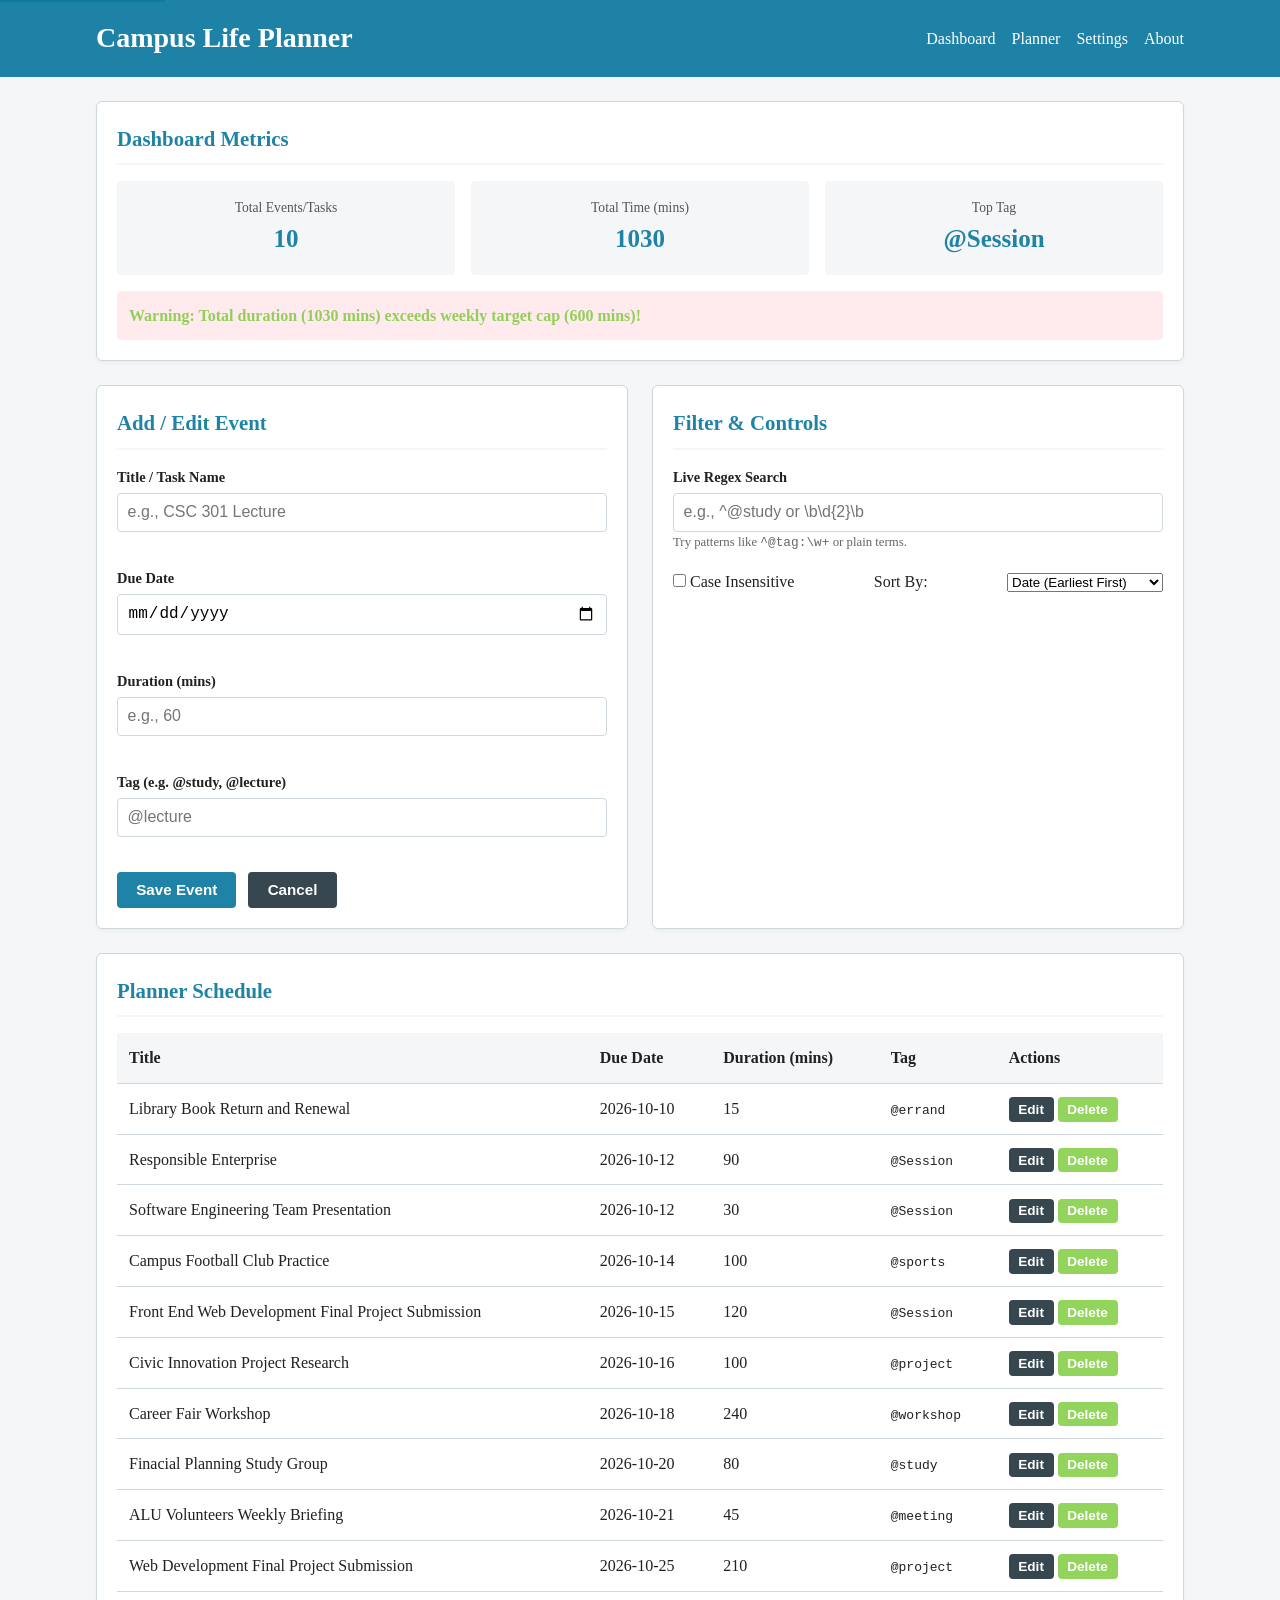
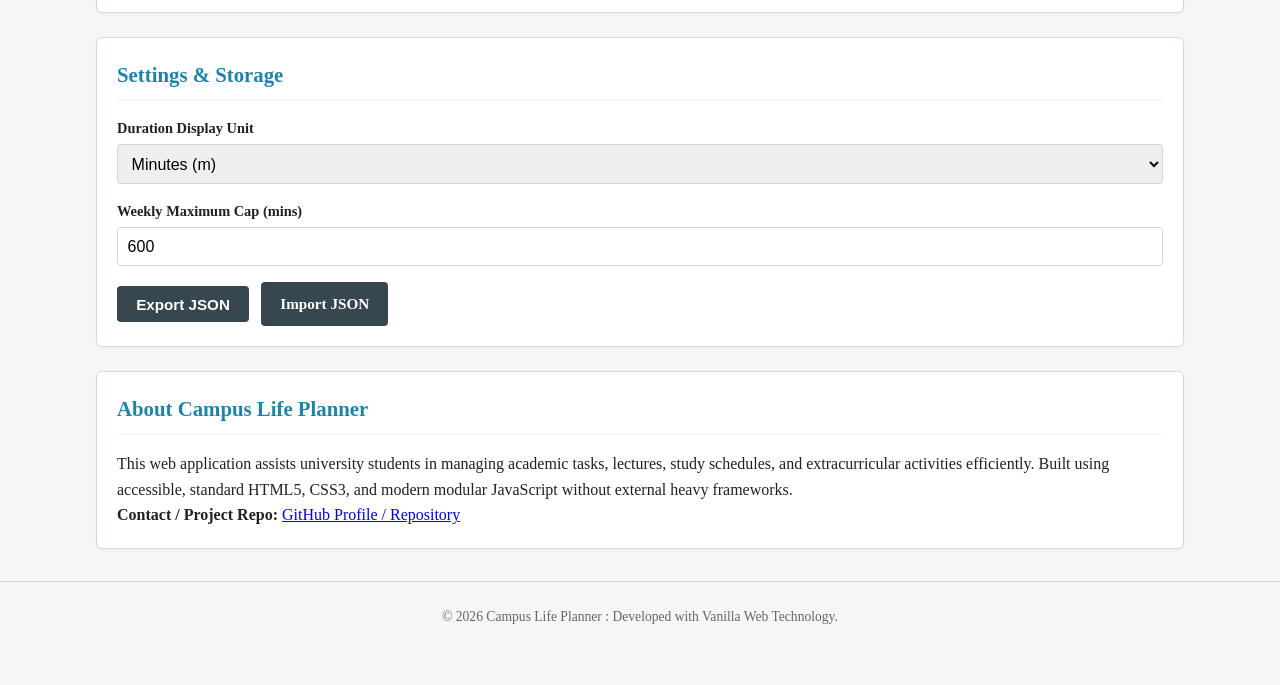
<file: index.html>
<!DOCTYPE html>
<html lang="en">
<head>
  <meta charset="UTF-8">
  <meta name="viewport" content="width=device-width, initial-scale=1.0">
  <title>Campus Life Planner</title>
  <link rel="stylesheet" href="styles/style.css">
</head>
<body>
  <a href="#main-content" class="skip-link">Skip to main content</a>

  <header role="banner" class="app-header">
    <div class="container">
      <h1>Campus Life Planner</h1>
      <nav role="navigation" aria-label="Main Navigation">
        <ul class="nav-links">
          <li><a href="#dashboard-section">Dashboard</a></li>
          <li><a href="#planner-section">Planner</a></li>
          <li><a href="#settings-section">Settings</a></li>
          <li><a href="#about-section">About</a></li>
        </ul>
      </nav>
    </div>
  </header>

  <main id="main-content" role="main" class="container">
    <section id="dashboard-section" aria-labelledby="dash-heading" class="card">
      <h2 id="dash-heading">Dashboard Metrics</h2>
      <div class="stats-grid">
        <div class="stat-card">
          <span class="stat-label">Total Events/Tasks</span>
          <span id="stat-total-count" class="stat-value">0</span>
        </div>
        <div class="stat-card">
          <span class="stat-label">Total Time (<span class="unit-label">mins</span>)</span>
          <span id="stat-total-duration" class="stat-value">0</span>
        </div>
        <div class="stat-card">
          <span class="stat-label">Top Tag</span>
          <span id="stat-top-tag" class="stat-value">N/A</span>
        </div>
      </div>

      <div id="cap-alert-region" role="status" aria-live="polite" class="alert-box">
      </div>
    </section>

    <section id="planner-section" aria-labelledby="planner-heading" class="grid-2col">
      <div class="card">
        <h2 id="planner-heading">Add / Edit Event</h2>
        <form id="event-form" novalidate>
          <input type="hidden" id="event-id" value="">

          <div class="form-group">
            <label for="event-title">Title / Task Name</label>
            <input type="text" id="event-title" required placeholder="e.g., CSC 301 Lecture">
            <span class="error-msg" id="err-title" aria-live="polite"></span>
          </div>

          <div class="form-group">
            <label for="event-date">Due Date</label>
            <input type="date" id="event-date" required>
            <span class="error-msg" id="err-date" aria-live="polite"></span>
          </div>

          <div class="form-group">
            <label for="event-duration">Duration (<span class="unit-label">mins</span>)</label>
            <input type="number" id="event-duration" min="1" step="1" required placeholder="e.g., 60">
            <span class="error-msg" id="err-duration" aria-live="polite"></span>
          </div>

          <div class="form-group">
            <label for="event-tag">Tag (e.g. @study, @lecture)</label>
            <input type="text" id="event-tag" required placeholder="@lecture">
            <span class="error-msg" id="err-tag" aria-live="polite"></span>
          </div>

          <div class="form-actions">
            <button type="submit" id="btn-save" class="btn btn-primary">Save Event</button>
            <button type="button" id="btn-cancel" class="btn btn-secondary" hidden>Cancel</button>
          </div>
        </form>
      </div>

      <div class="card">
        <h2>Filter & Controls</h2>
        <div class="form-group">
          <label for="search-regex">Live Regex Search</label>
          <input type="text" id="search-regex" placeholder="e.g., ^@study or \b\d{2}\b">
          <span class="help-text">Try patterns like <code>^@tag:\w+</code> or plain terms.</span>
        </div>

        <div class="form-inline">
          <label>
            <input type="checkbox" id="search-case-toggle"> Case Insensitive
          </label>

          <label for="sort-select">Sort By:</label>
          <select id="sort-select">
            <option value="dueDate-asc">Date (Earliest First)</option>
            <option value="dueDate-desc">Date (Latest First)</option>
            <option value="title-asc">Title (A-Z)</option>
            <option value="title-desc">Title (Z-A)</option>
            <option value="duration-desc">Duration (High to Low)</option>
            <option value="duration-asc">Duration (Low to High)</option>
          </select>
        </div>
      </div>
    </section>

    <section aria-labelledby="table-heading" class="card">
      <h2 id="table-heading">Planner Schedule</h2>
      <div class="table-wrapper">
        <table class="records-table">
          <thead>
            <tr>
              <th scope="col">Title</th>
              <th scope="col">Due Date</th>
              <th scope="col">Duration (<span class="unit-label">mins</span>)</th>
              <th scope="col">Tag</th>
              <th scope="col">Actions</th>
            </tr>
          </thead>
          <tbody id="records-body">
          </tbody>
        </table>
      </div>
    </section>

    <section id="settings-section" aria-labelledby="settings-heading" class="card">
      <h2 id="settings-heading">Settings & Storage</h2>
      <div class="settings-grid">
        <div class="form-group">
          <label for="unit-preference">Duration Display Unit</label>
          <select id="unit-preference">
            <option value="minutes">Minutes (m)</option>
            <option value="hours">Hours (h)</option>
          </select>
        </div>

        <div class="form-group">
          <label for="duration-cap">Weekly Maximum Cap (<span class="unit-label">mins</span>)</label>
          <input type="number" id="duration-cap" value="600" min="0">
        </div>

        <div class="form-actions">
          <button id="btn-export" class="btn btn-secondary">Export JSON</button>
          <label for="import-file" class="btn btn-secondary custom-file-upload">Import JSON</label>
          <input type="file" id="import-file" accept=".json" hidden>
        </div>
      </div>
    </section>

    <section id="about-section" aria-labelledby="about-heading" class="card">
      <h2 id="about-heading">About Campus Life Planner</h2>
      <p>This web application assists university students in managing academic tasks, lectures, study schedules, and extracurricular activities efficiently. Built using accessible, standard HTML5, CSS3, and modern modular JavaScript without external heavy frameworks.</p>
      <p><strong>Contact / Project Repo:</strong> <a href="https://github.com/otieno0928/campus-life-planner" target="_blank" rel="noopener">GitHub Profile / Repository</a></p>
    </section>
  </main>

  <footer role="contentinfo" class="app-footer">
    <div class="container">
      <p>&copy; 2026 Campus Life Planner : Developed with Vanilla Web Technology.</p>
    </div>
  </footer>

  <script type="module" src="scripts/app.js"></script>
</body>
</html>
</file>
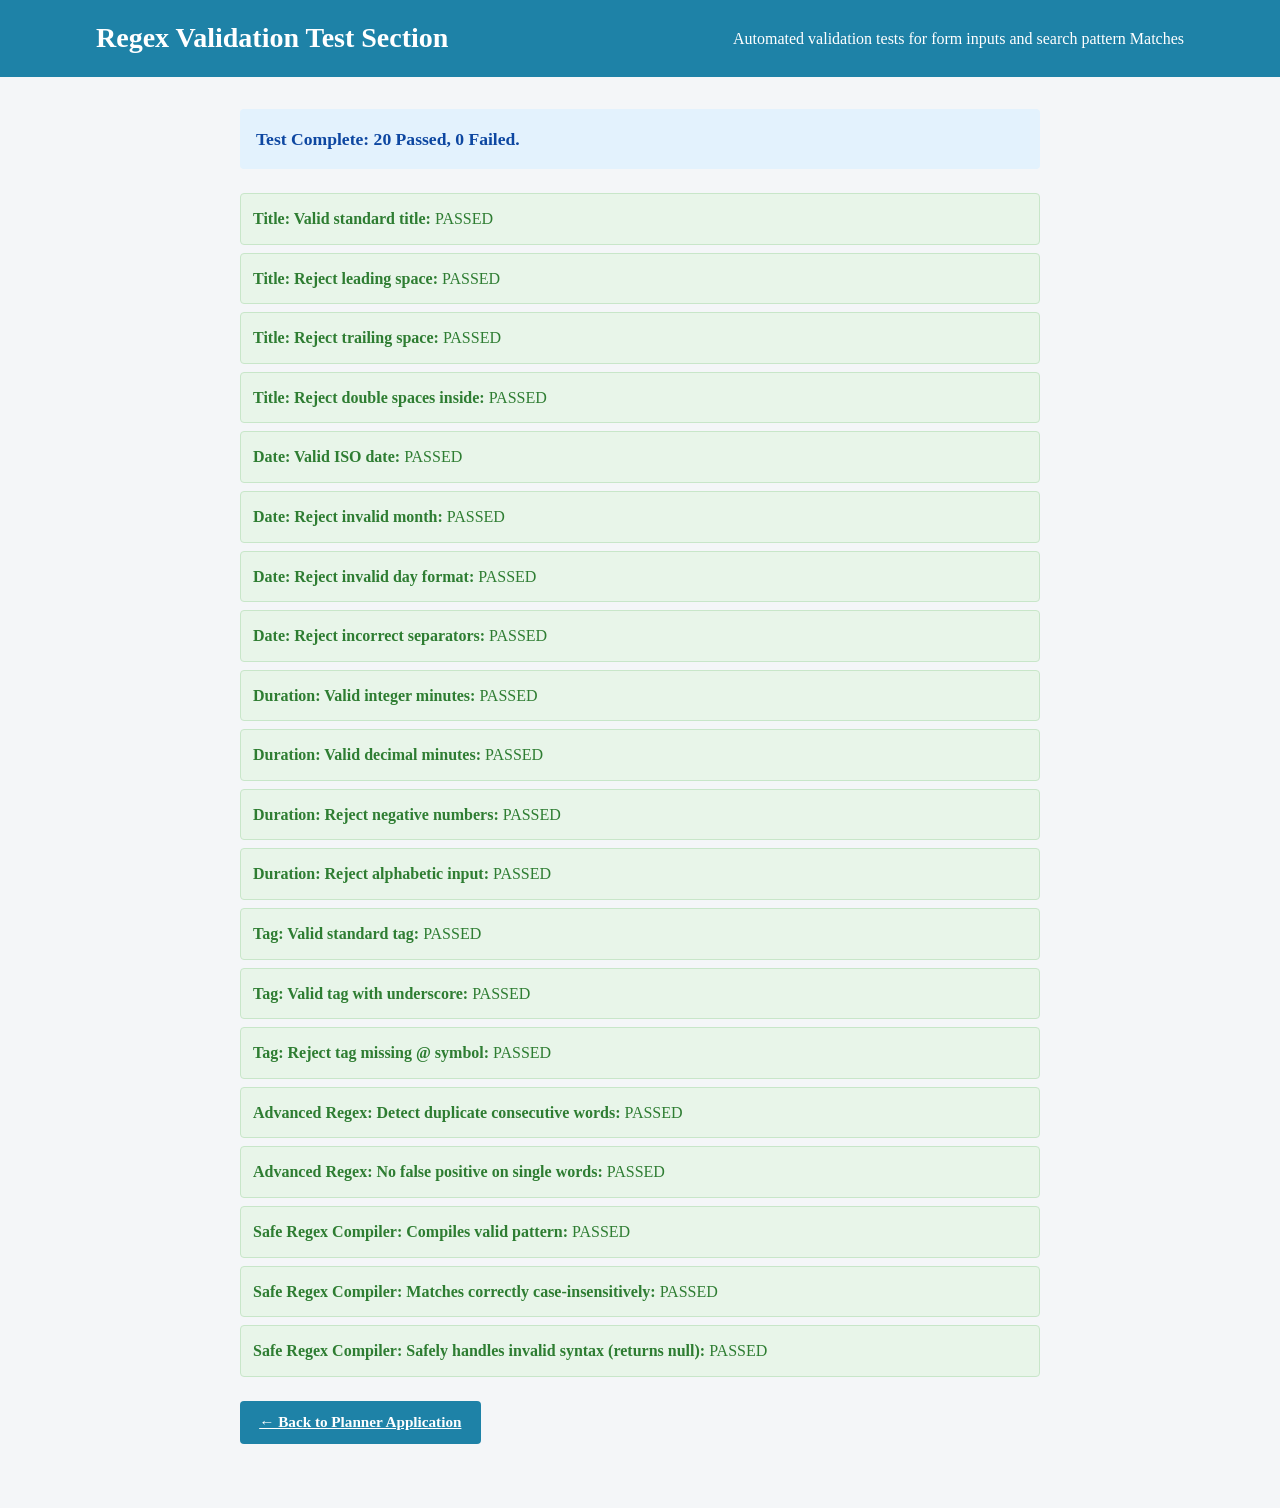
<file: tests.html>
<!DOCTYPE html>
<html lang="en">
<head>
  <meta charset="UTF-8">
  <meta name="viewport" content="width=device-width, initial-scale=1.0">
  <title>Campus Life Planner — Regex & Validation Tests</title>
  <link rel="stylesheet" href="styles/style.css">
  <link rel="stylesheet" href="styles/tests.css">
  <style>
    .test-container { max-width: 800px; margin: 2rem auto; }
    .test-item { padding: 0.75rem; margin-bottom: 0.5rem; border-radius: 4px; border: 1px solid var(--border-color); }
    .test-pass { background-color: #e8f5e9; border-color: #c8e6c9; color: #2e7d32; }
    .test-fail { background-color: #ffebee; border-color: #ffcdd2; color: #c62828; }
    .summary-box { font-size: 1.1rem; font-weight: bold; margin-bottom: 1.5rem; padding: 1rem; background: #e3f2fd; color: #0d47a1; border-radius: 4px; }
  </style>
</head>
<body>
  <header role="banner" class="app-header">
    <div class="container">
      <h1>Regex Validation Test Section</h1>
      <p>Automated validation tests for form inputs and search pattern Matches</p>
    </div>
  </header>

  <main class="container test-container">
    <div id="test-summary" class="summary-box">Running test validations...</div>
    <div id="test-results"></div>
    <p style="margin-top: 1.5rem;"><a href="index.html" class="btn btn-primary">&larr; Back to Planner Application</a></p>
  </main>

  <script type="module">
    import { validators } from './scripts/validators.js';
    import { compileSafeRegex } from './scripts/search.js';

    const resultsContainer = document.getElementById('test-results');
    const summaryContainer = document.getElementById('test-summary');
    let passedCount = 0;
    let failedCount = 0;

    function assert(testName, condition) {
      const div = document.createElement('div');
      div.className = `test-item ${condition ? 'test-pass' : 'test-fail'}`;
      div.innerHTML = `<strong>${testName}:</strong> ${condition ? 'PASSED' : 'FAILED'}`;
      resultsContainer.appendChild(div);
      if (condition) passedCount++; else failedCount++;
    }


    // Title Validation 
    assert('Title: Valid standard title', validators.titleRegex.test('Data Structures Lecture'));
    assert('Title: Reject leading space', !validators.titleRegex.test(' Data Structures'));
    assert('Title: Reject trailing space', !validators.titleRegex.test('Data Structures '));
    assert('Title: Reject double spaces inside', !validators.titleRegex.test('Data  Structures'));

    //  Date Validation Tests in order of format
    assert('Date: Valid ISO date', validators.dateRegex.test('2026-10-12'));
    assert('Date: Reject invalid month', !validators.dateRegex.test('2026-13-01'));
    assert('Date: Reject invalid day format', !validators.dateRegex.test('2026-10-32'));
    assert('Date: Reject incorrect separators', !validators.dateRegex.test('2026/10/12'));

    // Duration Numeric Tests
    assert('Duration: Valid integer minutes', validators.durationRegex.test('90'));
    assert('Duration: Valid decimal minutes', validators.durationRegex.test('45.5'));
    assert('Duration: Reject negative numbers', !validators.durationRegex.test('-15'));
    assert('Duration: Reject alphabetic input', !validators.durationRegex.test('ninety'));

    assert('Tag: Valid standard tag', validators.tagRegex.test('@study'));
    assert('Tag: Valid tag with underscore', validators.tagRegex.test('@lab_work'));
    assert('Tag: Reject tag missing @ symbol', !validators.tagRegex.test('study'));

    // Advanced Regex: Duplicate Word Back-reference Test
    assert('Advanced Regex: Detect duplicate consecutive words', validators.duplicateWordRegex.test('lecture lecture'));
    assert('Advanced Regex: No false positive on single words', !validators.duplicateWordRegex.test('lecture hall'));

    // Safe Regex Compiler Tests
    const safeRegex = compileSafeRegex('^@study', true);
    assert('Safe Regex Compiler: Compiles valid pattern', safeRegex instanceof RegExp);
    assert('Safe Regex Compiler: Matches correctly case-insensitively', safeRegex.test('@STUDY'));

    const invalidRegex = compileSafeRegex('[unclosed-bracket', true);
    assert('Safe Regex Compiler: Safely handles invalid syntax (returns null)', invalidRegex === null);

    summaryContainer.textContent = `Test Complete: ${passedCount} Passed, ${failedCount} Failed.`;
    if (failedCount > 0) {
      summaryContainer.style.backgroundColor = '#ffebee';
      summaryContainer.style.color = '#c62828';
    }
  </script>
</body>
</html>
</file>
<file: styles/style.css>
*, *::before, *::after {
  box-sizing: border-box;
  margin: 0;
  padding: 0;
}

:root {
  --primary-color: #0d79a1ec;
  --primary-hover: #005a71;
  --secondary-color: #37474f;
  --bg-color: #f4f6f8;
  --card-bg: #ffffff;
  --text-color: #212121;
  --border-color: #cfd8dc;
  --error-color: #6fc628c1;
  --success-color: #2e7d32;
  --highlight-bg: #fff59d;
  --focus-ring: #ff6f00;
  --font-family:'Times New Roman', Times, Georgia, Garamond, serif;
}

body {
  font-family: var(--font-family);
  background-color: var(--bg-color);
  color: var(--text-color);
  line-height: 1.6;
  padding-bottom: 2rem;
}

.container {
  width: 92%;
  max-width: 1100px;
  margin: 0 auto;
}
.skip-link {
  position: absolute;
  top: -40px;
  left: 0;
  background: var(--primary-color);
  color: white;
  padding: 8px 16px;
  z-index: 100;
  transition: top 0.2s ease;
}

.skip-link:focus {
  top: 0;
}

:focus-visible {
  outline: 3px solid var(--focus-ring);
  outline-offset: 2px;
}

.app-header {
  background-color: var(--primary-color);
  color: white;
  padding: 1rem 0;
  margin-bottom: 1.5rem;
}

.app-header h1 {
  font-size: 1.75rem;
  margin-bottom: 0.5rem;
}

.nav-links {
  list-style: none;
  display: flex;
  gap: 1rem;
  flex-wrap: wrap;
}

.nav-links a {
  color: white;
  text-decoration: none;
  font-weight: 500;
}

.nav-links a:hover, .nav-links a:focus {
  text-decoration: underline;
}

.card {
  background: var(--card-bg);
  border-radius: 6px;
  padding: 1.25rem;
  margin-bottom: 1.5rem;
  border: 1px solid var(--border-color);
  box-shadow: 0 2px 4px rgba(0,0,0,0.04);
}

.card h2 {
  font-size: 1.3rem;
  color: var(--primary-color);
  margin-bottom: 1rem;
  border-bottom: 2px solid var(--bg-color);
  padding-bottom: 0.5rem;
}

.grid-2col {
  display: grid;
  grid-template-columns: 1fr;
  gap: 1.5rem;
}

.stats-grid {
  display: grid;
  grid-template-columns: repeat(auto-fit, minmax(180px, 1fr));
  gap: 1rem;
  margin-bottom: 1rem;
}

.stat-card {
  background-color: var(--bg-color);
  padding: 1rem;
  border-radius: 4px;
  text-align: center;
}

.stat-label {
  display: block;
  font-size: 0.85rem;
  color: #555555;
}

.stat-value {
  font-size: 25px;;
  font-weight: bold;
  color: var(--primary-color);
}

.alert-box {
  padding: 0.75rem;
  border-radius: 4px;
  font-weight: 600;
}

.alert-box.info {
  background-color: #e3f2fd;
  color: #0d47a1;
}

.alert-box.warning {
  background-color: #ffebee;
  color: var(--error-color);
}
.form-group {
  margin-bottom: 1rem;
  display: flex;
  flex-direction: column;
}

.form-group label {
  font-weight: 600;
  margin-bottom: 0.25rem;
  font-size: 0.9rem;
}

.form-group input, .form-group select {
  padding: 0.6rem;
  border: 1px solid var(--border-color);
  border-radius: 4px;
  font-size: 1rem;
}

.form-inline {
  display: flex;
  flex-direction: column;
  gap: 16px;
  margin-top: 1rem;
}

.error-msg {
  color: var(--error-color);
  font-size: 13px;
  min-height: 1.2em;
  margin-top: 0.2rem;
}

.help-text {
  font-size: 0.8rem;
  color: #666;
}

.btn {
  display: inline-block;
  padding: 0.6rem 1.2rem;
  border: none;
  border-radius: 4px;
  font-size: 0.95rem;
  font-weight: 600;
  cursor: pointer;
  text-align: center;
}

.btn-primary {
  background-color: var(--primary-color);
  color: white;
}

.btn-primary:hover {
  background-color: var(--primary-hover);
}

.btn-secondary {
  background-color: var(--secondary-color);
  color: white;
}

.btn-danger {
  background-color: var(--error-color);
  color: white;
  padding: 0.3rem 0.6rem;
  font-size: 0.85rem;
}

.btn-sm {
  padding: 0.3rem 0.6rem;
  font-size: 0.85rem;
}

.form-actions {
  display: flex;
  gap: 0.75rem;
  align-items: center;
}

.custom-file-upload {
  margin-bottom: 0;
}

.table-wrapper {
  overflow-x: auto;
}

.records-table {
  width: 100%;
  border-collapse: collapse;
  text-align: left;
}

.records-table th, .records-table td {
  padding: 0.75rem;
  border-bottom: 1px solid var(--border-color);
}

.records-table th {
  background-color: var(--bg-color);
  font-weight: 700;
}

mark {
  background-color: var(--highlight-bg);
  color: inherit;
  font-weight: bold;
  padding: 0 2px;
}

.app-footer {
  text-align: center;
  padding: 1.5rem 0;
  color: #666;
  font-size: 0.85rem;
  margin-top: 2rem;
  border-top: 1px solid var(--border-color);
}

@media (min-width: 768px) {
  .grid-2col {
    grid-template-columns: 1fr 1fr;
  }

  .form-inline {
    flex-direction: row;
    align-items: center;
    justify-content: space-between;
  }

  .app-header .container {
    display: flex;
    justify-content: space-between;
    align-items: center;
  }

  .app-header h1 {
    margin-bottom: 0;
  }
}

@media (min-width: 1024px) {
  .container {
    width: 85%;
  }
}
</file>
<file: styles/tests.css>
.test-container {
  max-width: 800px;
  margin: 2rem auto;
}

.test-item {
  padding: 0.75rem;
  margin-bottom: 0.5rem;
  border-radius: 4px;
  border: 1px solid var(--border-color);
}

.test-pass {
  background-color: #e8f5e9;
  border-color: #c8e6c9;
  color: #4a7d2e;
}

.test-fail {
  background-color: #ffebee;
  border-color: #ffcdd2;
  color: #c62828;
}

.summary-box {
  font-size: 1.1rem;
  font-weight: bold;
  margin-bottom: 1.5rem;
  padding: 1rem;
  background: #e3f2fd;
  color: #0d47a1;
  border-radius: 4px;
}
</file>
